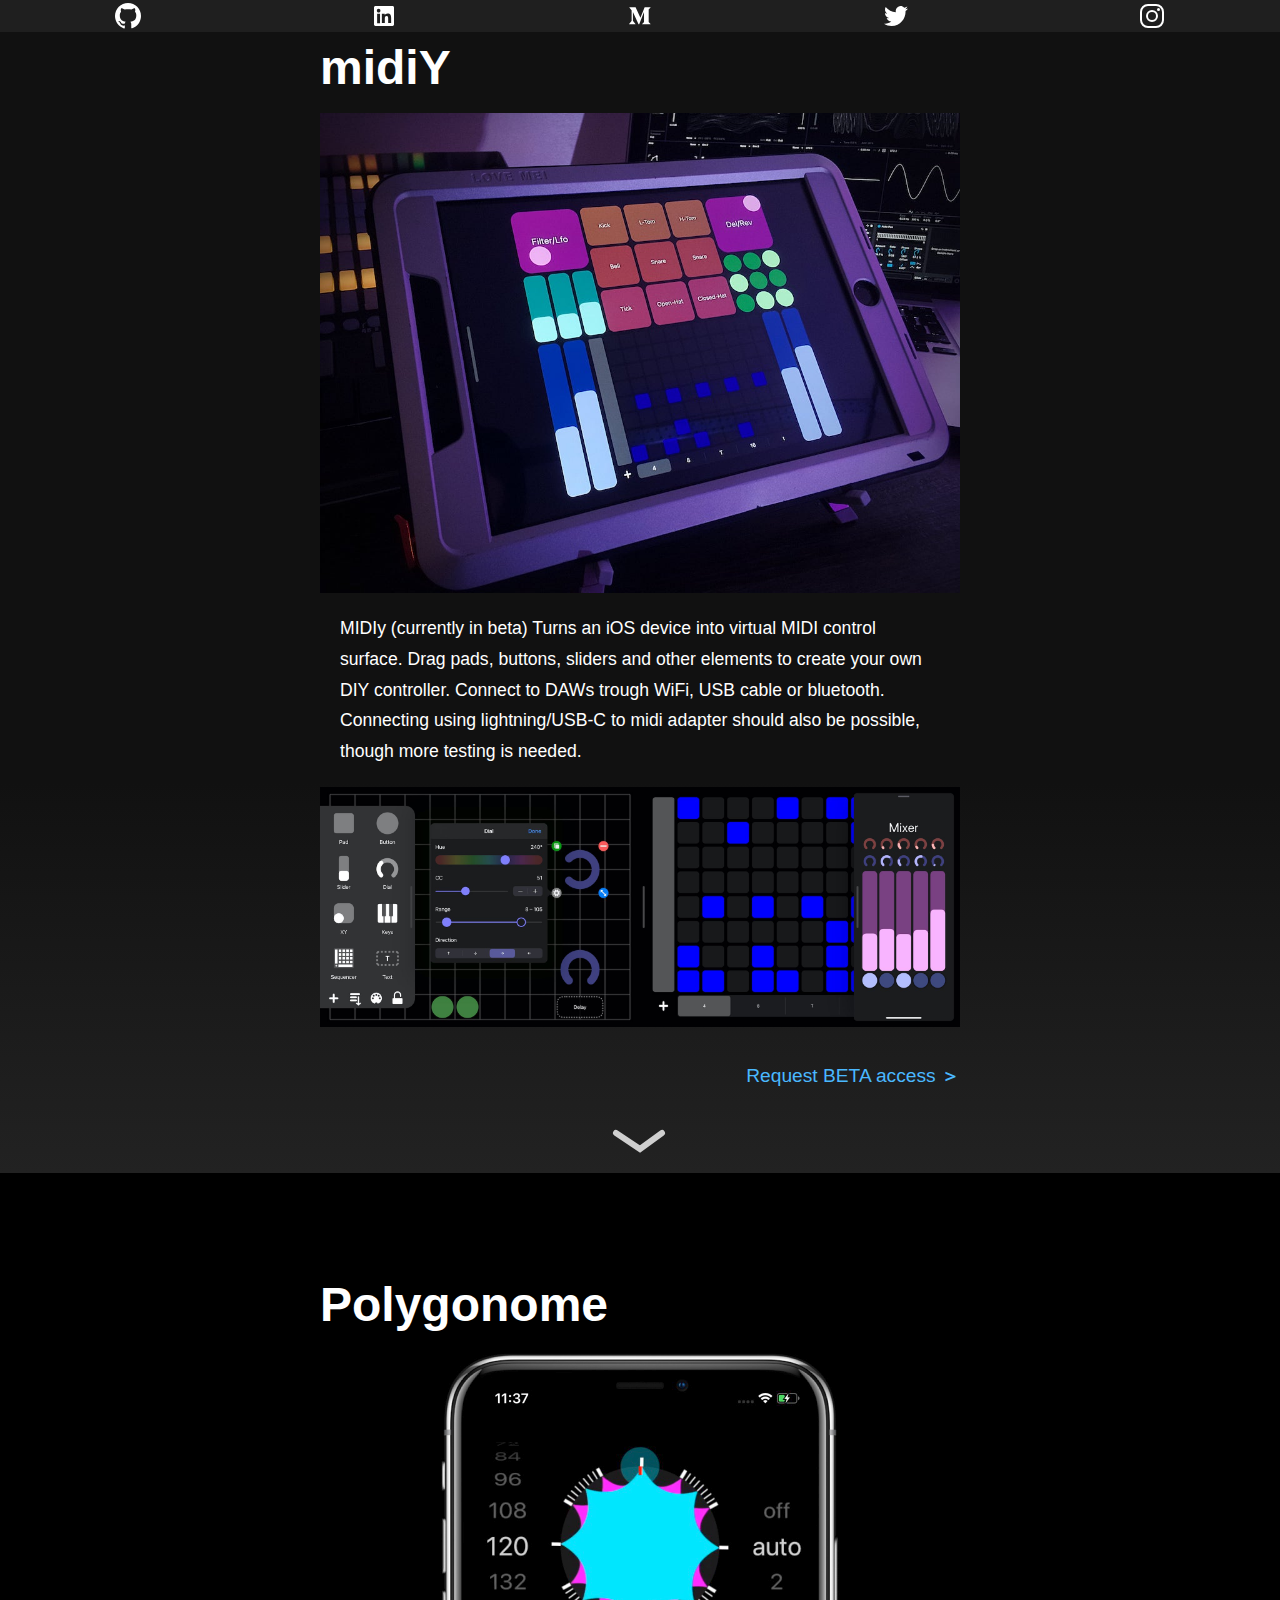
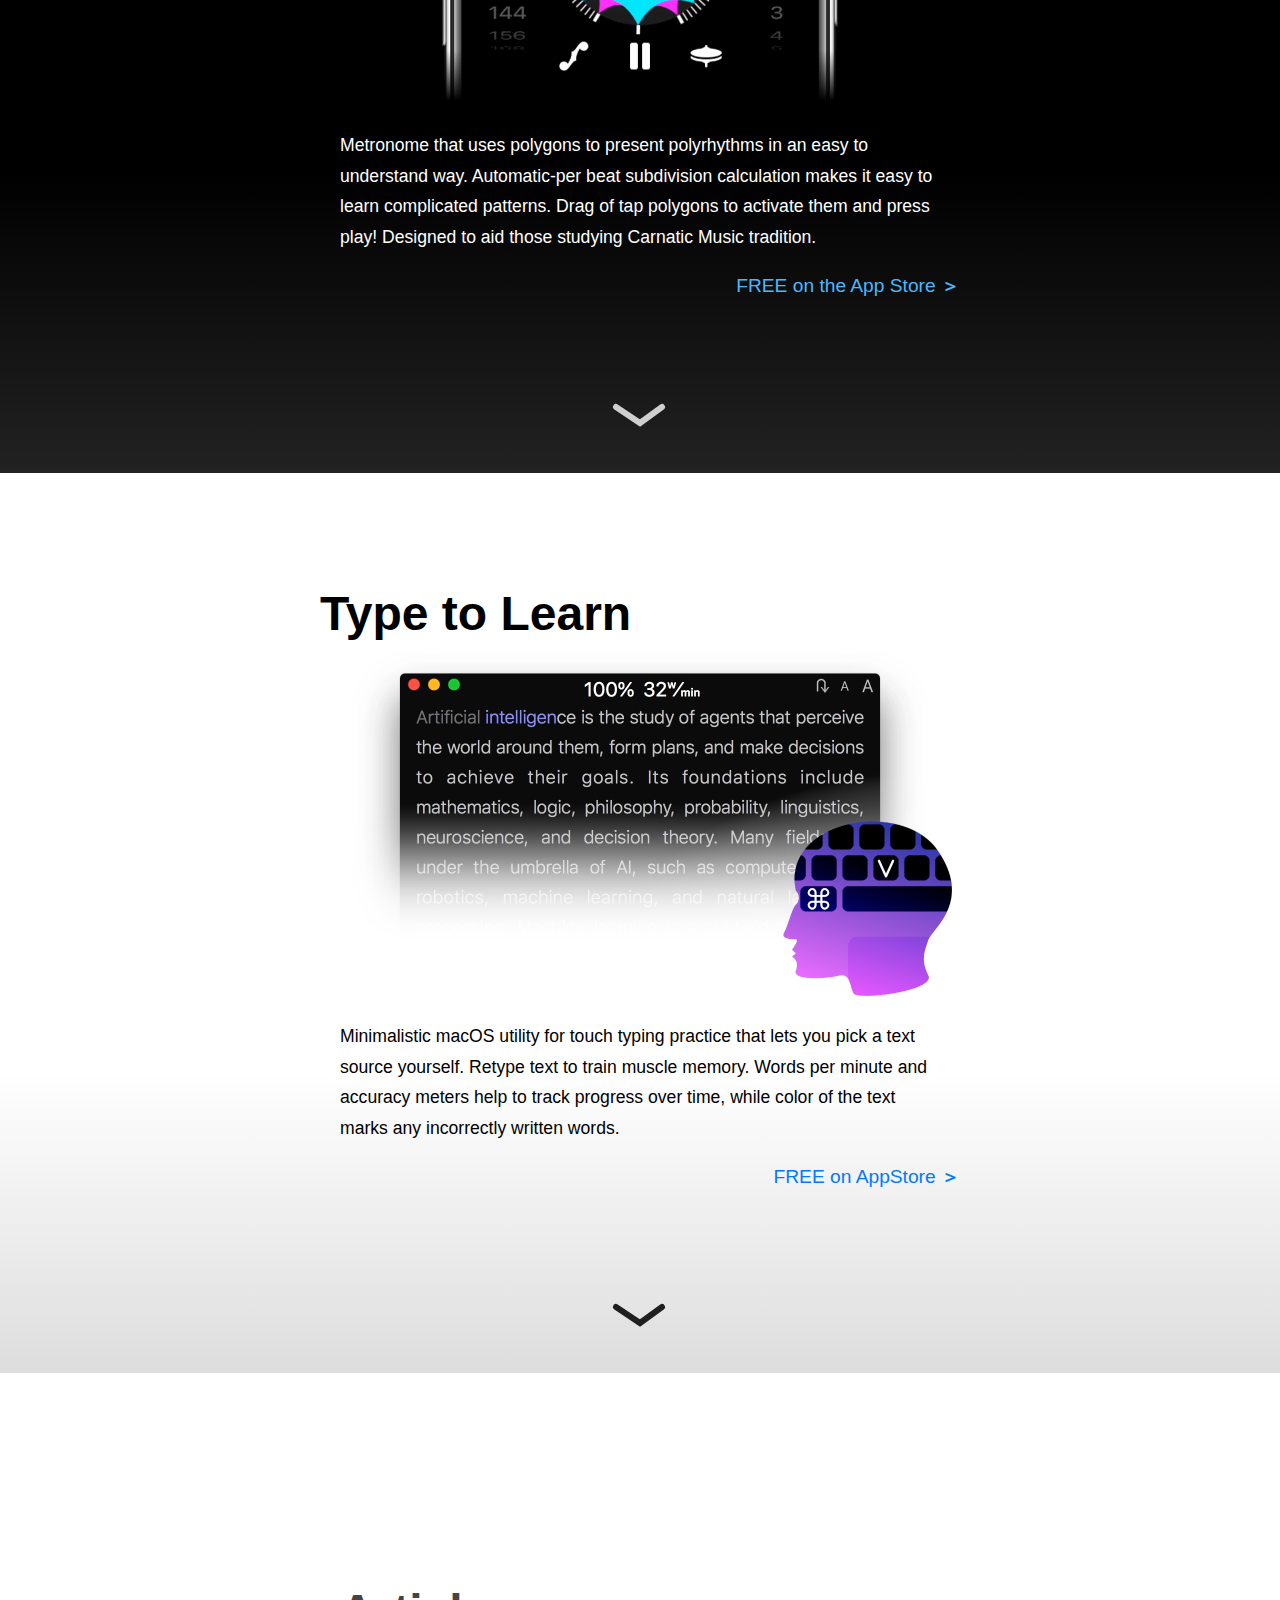
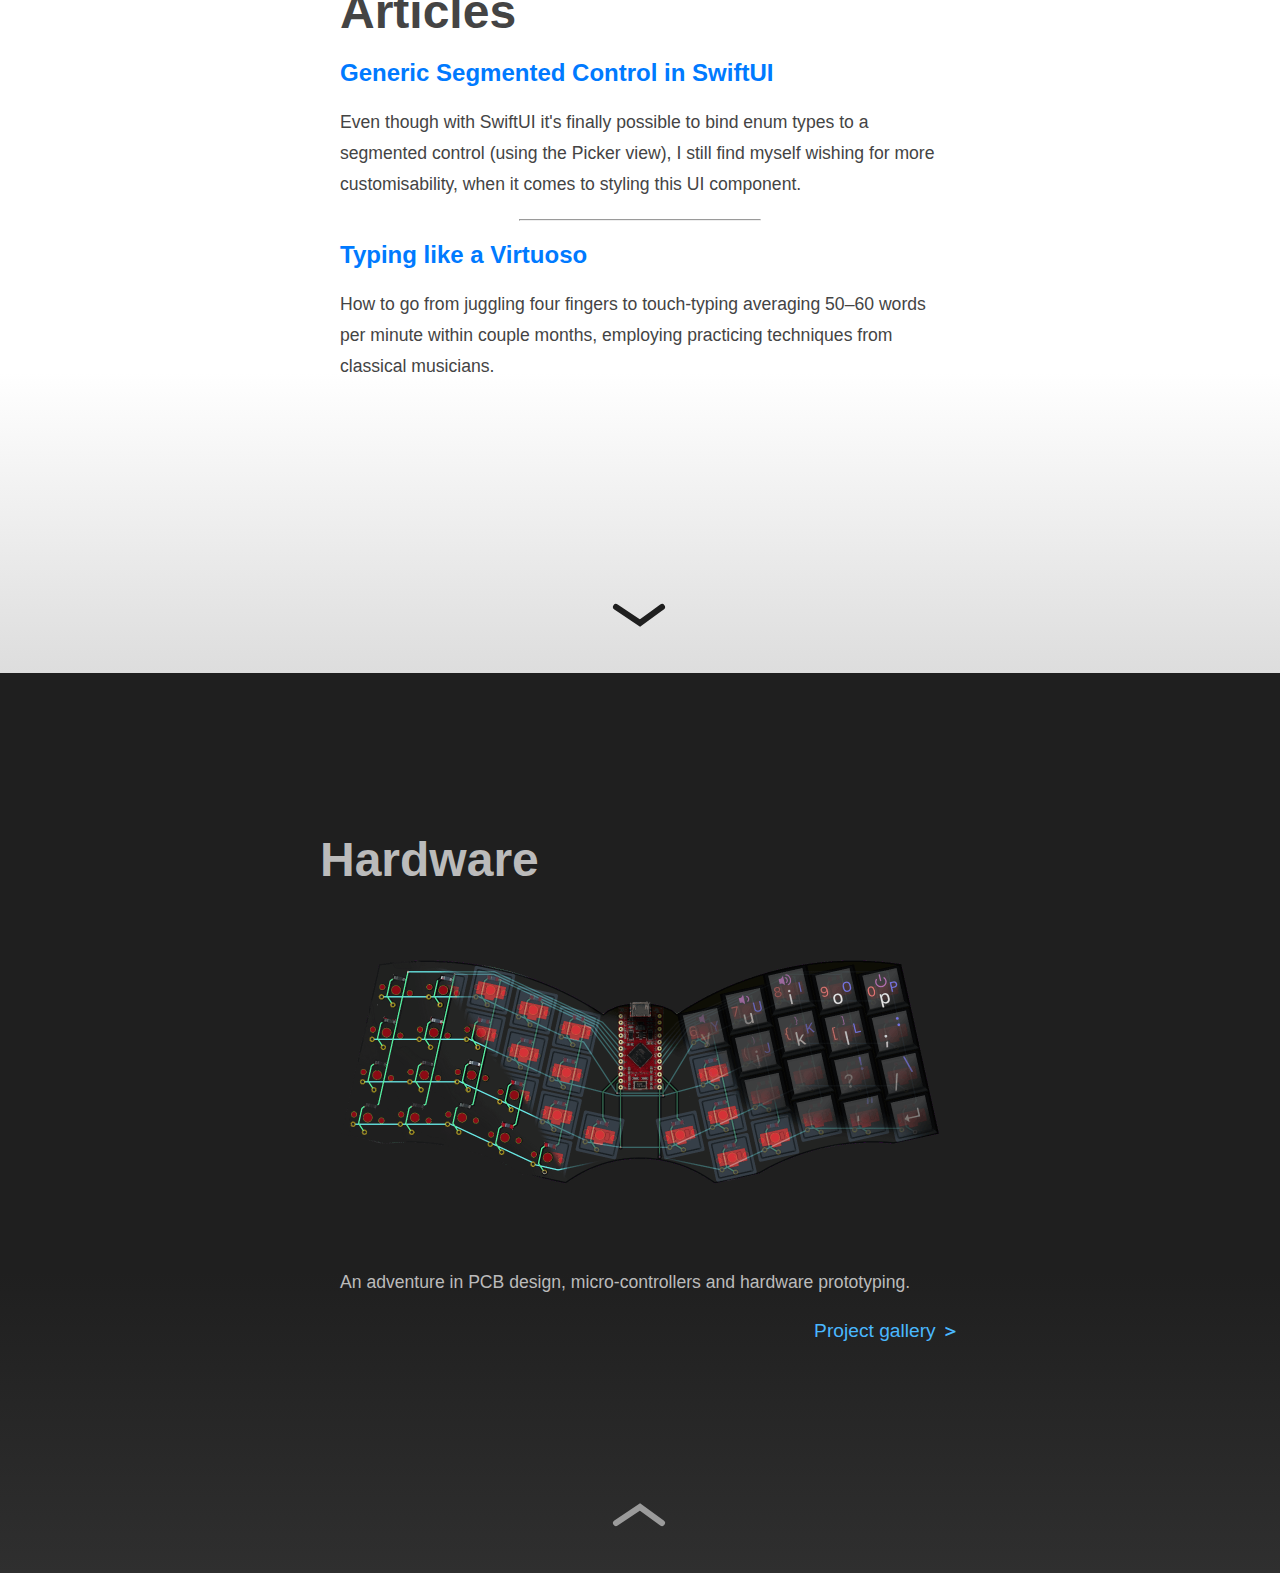
<file: index.html>
<html>
	<head>
		<title>Levitating Pineapple</title>
		<meta name="viewport" content="width=device-width" charset="UTF-8">
		<link rel="stylesheet" type="text/css" href="main.css">
	</head>
	<body>
		<div style="position: fixed;background-color: #1F1F1F;height: 32;display: flex;width: 100%;justify-content: space-around;">
			<a href="https://github.com/levitatingpineapple"><img src="res/gitHub.svg"></a>
			<a href="https://www.linkedin.com/in/levitatingpineapple/"><img src="res/linkedIn.svg"></a>
			<a href="https://medium.com/@levitatingpineapple"><img src="res/medium.svg"></a>
			<a href="https://twitter.com/LPpineapple"><img src="res/twitter.svg"></a>
			<a href="https://www.instagram.com/levitatingpineapple/"><img src="res/instagram.svg"></a>
		</div>

		<div class="page" style="background: linear-gradient(#111,#111,#111,#222)">
			<div id="MIDIy" class="wrap">
				<div class="content" style="color: #fff">
					<h1>midiY</h1><br>
					<img src="res/midiy1.jpg" class="block">
					
					<p>MIDIy (currently in beta) Turns an iOS device into virtual MIDI control surface. Drag pads, buttons, sliders and other elements to create your own DIY controller. Connect to DAWs trough WiFi, USB cable or bluetooth. Connecting using lightning/USB-C to midi adapter should also be possible, though more testing is needed.</p>
					<img src="res/midiy2.jpg" class="block"><br><br>
					<a href="mailto:midiy@protonmail.com" class="nav" style="color: #4AB8FF">Request BETA access <b>＞</b></a><br><br>
				</div>
			</div>
			<a href="#Polygonome">
				<svg width="640px" height="64px" viewBox="0 0 640 64" class="block">
					<polyline stroke="#CFCFCF" width="8" points="296 24 320 40 342 24" class="arrow"></polyline>
				</svg>
			</a>
		</div>

		<div class="page" style="background: linear-gradient(#000,#000,#000,#222)">
			<div id="Polygonome" class="wrap">
				<div class="content" style="color: #fff">
					<h1>Polygo<wbr>nome</h1><br>
					<video autoplay playsinline loop muted poster="res/PG.jpg" class="block">
						<source src="res/PG.mp4" type="video/mp4">
					</video>
					<p>Metronome that uses polygons to present polyrhythms in an easy to understand way. Automatic-per beat subdivision calculation makes it easy to learn complicated patterns. Drag of tap polygons to activate them and press play! Designed to aid those studying Carnatic Music tradition.</p>
					<a href="https://itunes.apple.com/us/app/polygonome/id1316236759" class="nav" style="color: #4AB8FF">FREE on the App Store <b>＞</b></a><br><br>
				</div>
			</div>
			<a href="#TypeToLearn">
				<svg width="640px" height="64px" viewBox="0 0 640 64" class="block">
					<polyline stroke="#CFCFCF" width="8" points="296 24 320 40 342 24" class="arrow"></polyline>
				</svg>
			</a>
		</div>

		<div class="page" style="background: linear-gradient(#fff,#fff,#fff,#ddd)">
			<div id="TypeToLearn" class="wrap">
				<div class="content">
					<h1>Type to Learn</h1>
					<video autoplay playsinline loop muted poster="res/TTL.jpg" class="block">
						<source src="res/TTL.mp4" type="video/mp4">
					</video>
					<p>Minimalistic macOS utility for touch typing practice that lets you pick a text source yourself. Retype text to train muscle memory. Words per minute and accuracy meters help to track progress over time, while color of the text marks any incorrectly written words.</p>
					<a href="https://itunes.apple.com/us/app/type-to-learn/id1401007562" class="nav">FREE on AppStore <b>＞</b></a><br><br>
				</div>
			</div>
			<a href="#Articles">
				<svg width="640px" height="64px" viewBox="0 0 640 64" class="block">
					<polyline class="arrow" stroke="#1F1F1F" points="296 24 320 40 342 24"></polyline>
				</svg>
			</a>
		</div>

		<div class="page" style="background: linear-gradient(#fff,#fff,#fff,#ddd)">
			<div id="Articles" class="wrap">
				<div class="content" style="color: #444">
					<h1>Articles</h1>
					<a href="blog/gcs.html"><h2>Generic Segmented Control in SwiftUI</h2></a>
					<p>Even though with SwiftUI it's finally possible to bind enum types to a segmented control (using the Picker view), I still find myself wishing for more customisability, when it comes to styling this UI component.</p>
					<hr width="40%">
					<a href="https://medium.com/@levitatingpineapple/how-to-type-like-a-virtuoso-cbc4dd295542"><h2>Typing like a Virtuoso</h2></a>
					<p>How to go from juggling four fingers to touch-typing averaging 50–60 words per minute within couple months, employing practicing techniques from classical musicians. </p>

				</div>
			</div>
			<a href="#Hardware">
				<svg width="640px" height="64px" viewBox="0 0 640 64" class="block">
					<polyline class="arrow" stroke="#1F1F1F" points="296 24 320 40 342 24"></polyline>
				</svg>
			</a>
		</div>

		<div class="page" style="background: linear-gradient(#1F1F1F,#1F1F1F,#1F1F1F,#2F2F2F)">
			<div id="Hardware" class="wrap">
				<div class="content" style="color: #BBB;">
					<h1>Hardware</h1>
					<img src="res/HW.png" class="block">
					<p>An adventure in PCB design, micro-controllers and hardware prototyping.</p>
					<a href="galery.html" class="nav" style="color: #4AB8FF">Project gallery <b>＞</b></a><br><br>
				</div>
			</div>
			<a href="#MIDIy">
				<svg width="640px" height="64px" viewBox="0 0 640 64" class="block">
					<polyline class="arrow" stroke="#9B9B9B" points="296 40 320 24 342 40"></polyline>
				</svg>
			</a>
		</div>

	</body>
</html>
</file>
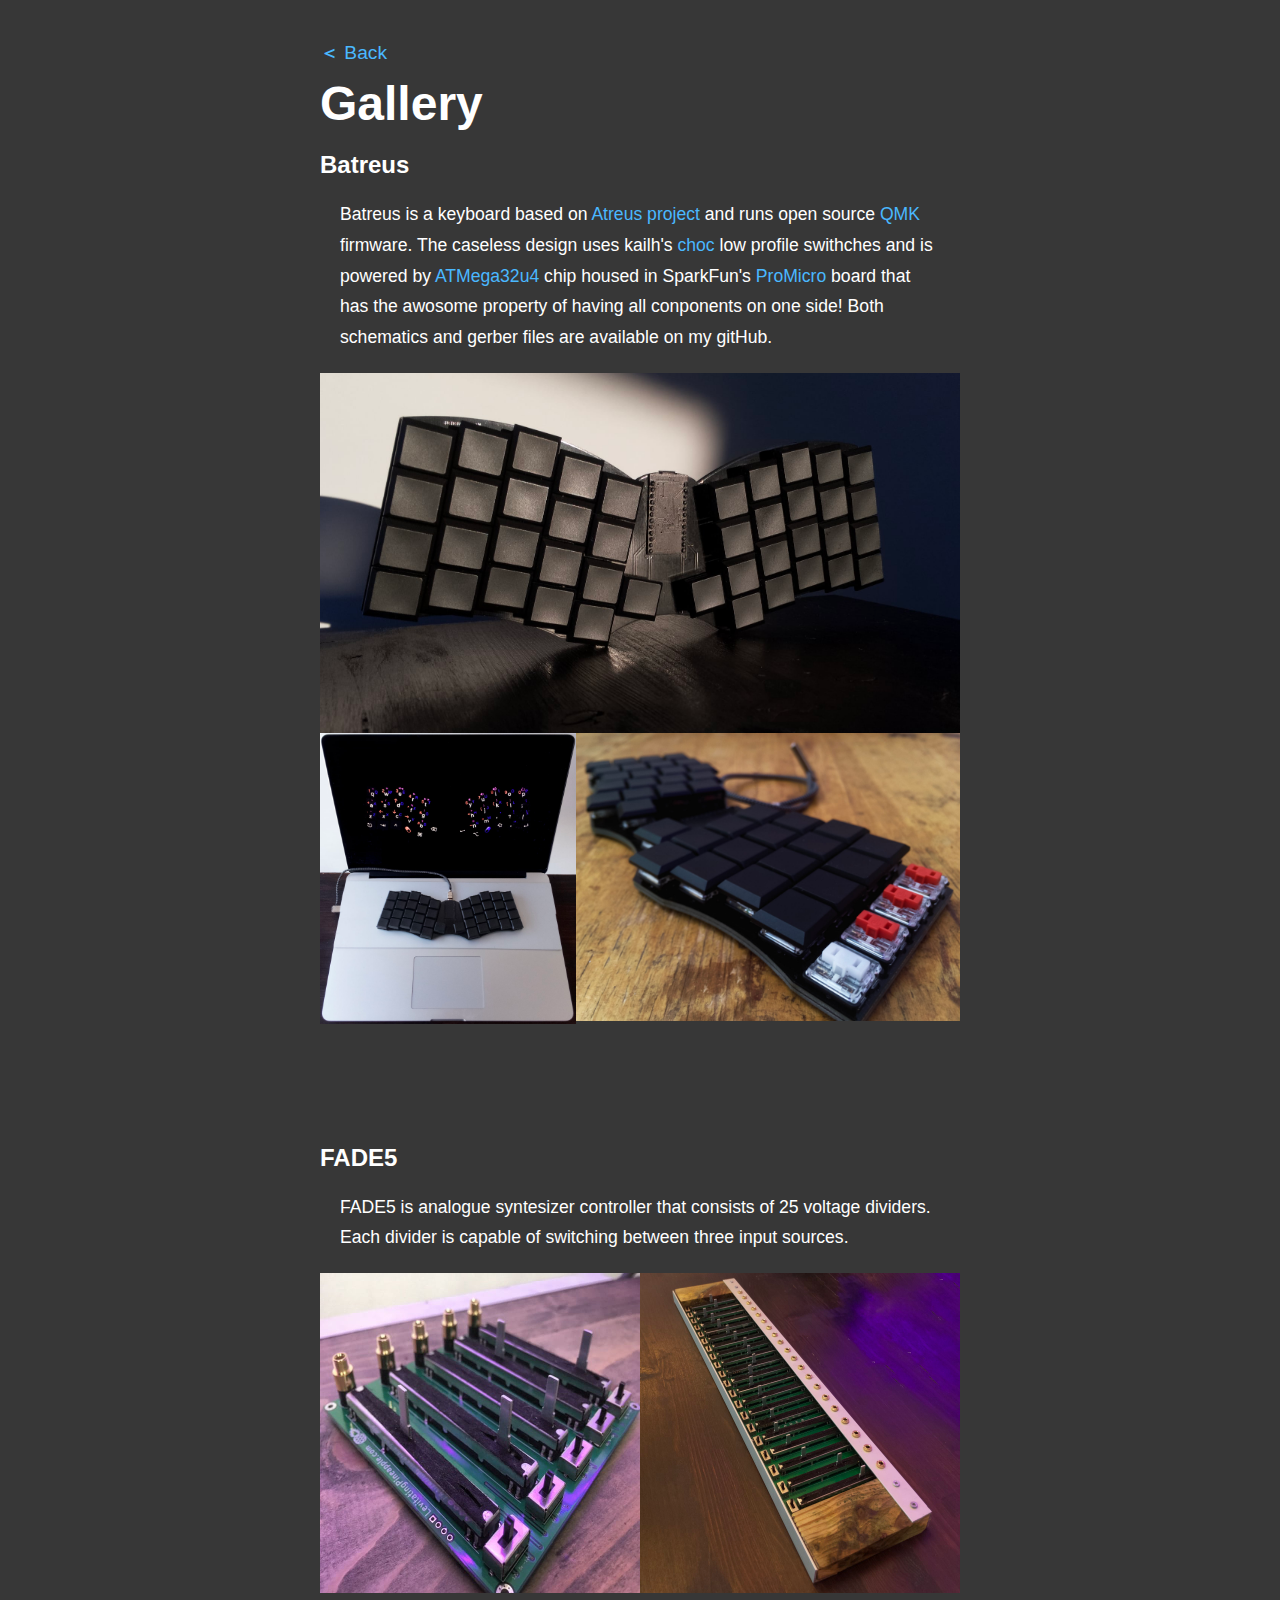
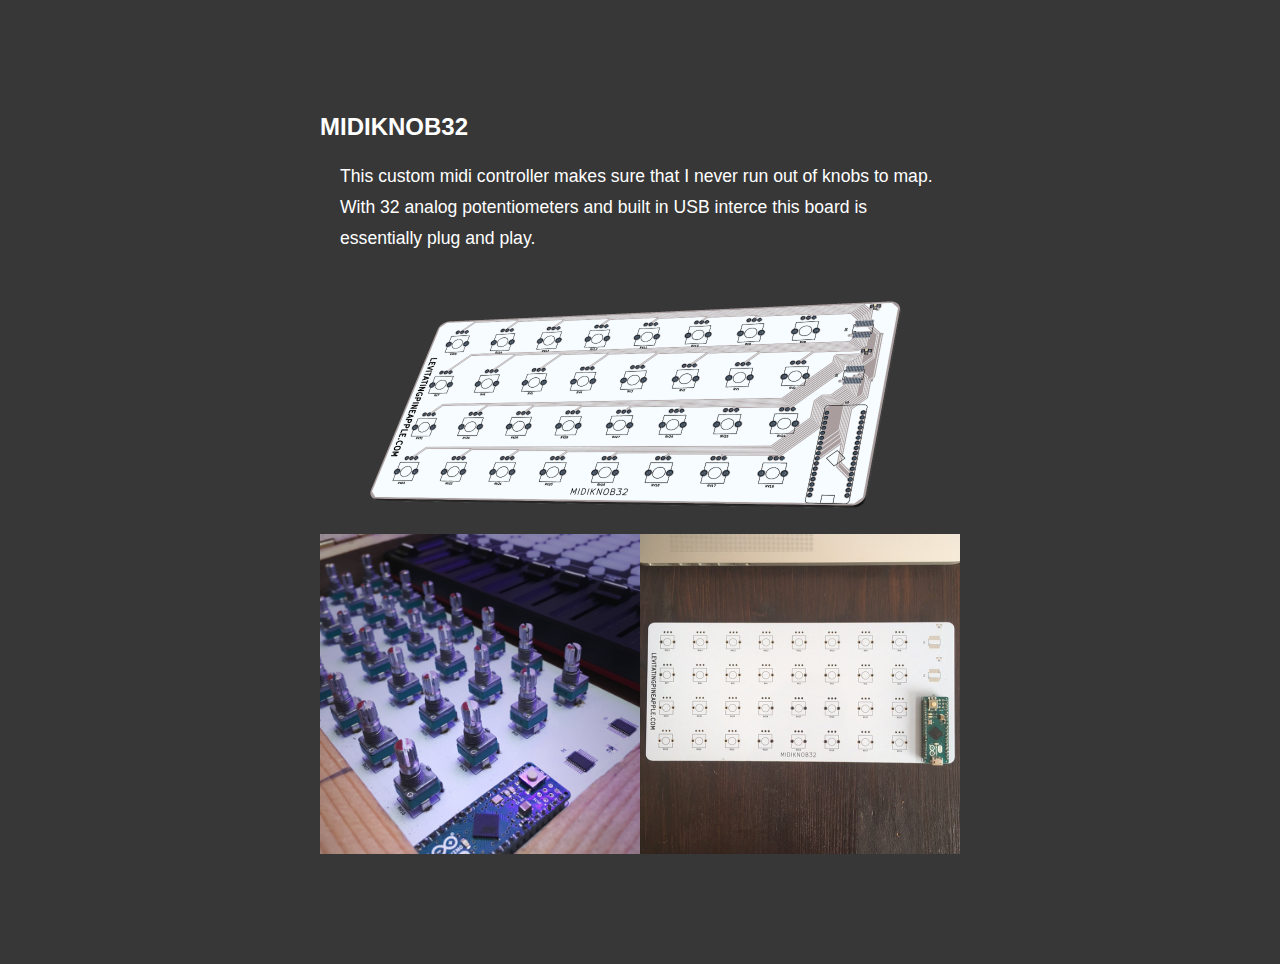
<file: galery.html>
<html>
	<head>
		<title>Levitating Pineapple</title>
		<meta name="viewport" content="width=device-width" charset="UTF-8">
		<link rel="stylesheet" type="text/css" href="main.css">
		<style type="text/css">
			a:link {color: #4AB8FF;}
			a:visited {color: #4AB8FF;}
			body {color: #fff;background-color: #373737;}
		</style>
	</head>
	<body>
		<div class="content">
			<a href="index.html#Hardware" class="navBack"><b>＜</b> Back</a><br><br>
			
			<h1>Gallery</h1>
			<h2>Batreus</h2>
			<p>Batreus is a keyboard based on <a href="https://github.com/technomancy/atreus">Atreus project</a> and runs open source <a href="https://qmk.fm">QMK</a> firmware. The caseless design uses kailh's <a href="http://www.kailh.com/en/Products/Ks/CS/">choc</a> low profile swithches and is powered by <a href="https://cdn.sparkfun.com/datasheets/Dev/Arduino/Boards/ATMega32U4.pdf">ATMega32u4 </a> chip housed in SparkFun's <a href="https://cdn.sparkfun.com/datasheets/Dev/Arduino/Boards/ProMicro16MHzv1.pdf">ProMicro</a> board that has the awosome property of having all conponents on one side! Both schematics and gerber files are available on my gitHub.</p>
			<a href="res/atreus1.jpg"><img src="res/atreus1.jpg" class="block"></a>
			<a href="res/atreus2.jpg"><img src="res/atreus2.jpg" style="max-width: 60%; float: right;"></a>
			<a href="res/atreus3.jpg"><img src="res/atreus3.jpg" style="max-width: 40%;"></a>


			<div style="height: 100px"></div>

			<h2>FADE5</h2>
			<p>FADE5 is analogue syntesizer controller that consists of 25 voltage dividers. Each divider is capable of switching between three input sources.</p>
			<a href="res/fade1.jpg"><img src="res/fade1.jpg" style="max-width: 50%; float: right;"></a>
			<a href="res/fade2.jpg"><img src="res/fade2.jpg" style="max-width: 50%;"></a>

			<div style="height: 100px"></div>

			<h2>MIDIKNOB32</h2>
			<p>This custom midi controller makes sure that I never run out of knobs to map. With 32 analog potentiometers and built in USB interce this board is essentially plug and play.</p>
			<a href="res/midiknob1.png"><img src="res/midiknob1.png" class="block"></a>
			<a href="res/midiknob2.jpg"><img src="res/midiknob2.jpg" style="max-width: 50%; float: right;"></a>
			<a href="res/midiknob3.jpg"><img src="res/midiknob3.jpg" style="max-width: 50%;"></a>

			<div style="height: 100px"></div>

			


			


		</div>
	</body>
</html>
</file>
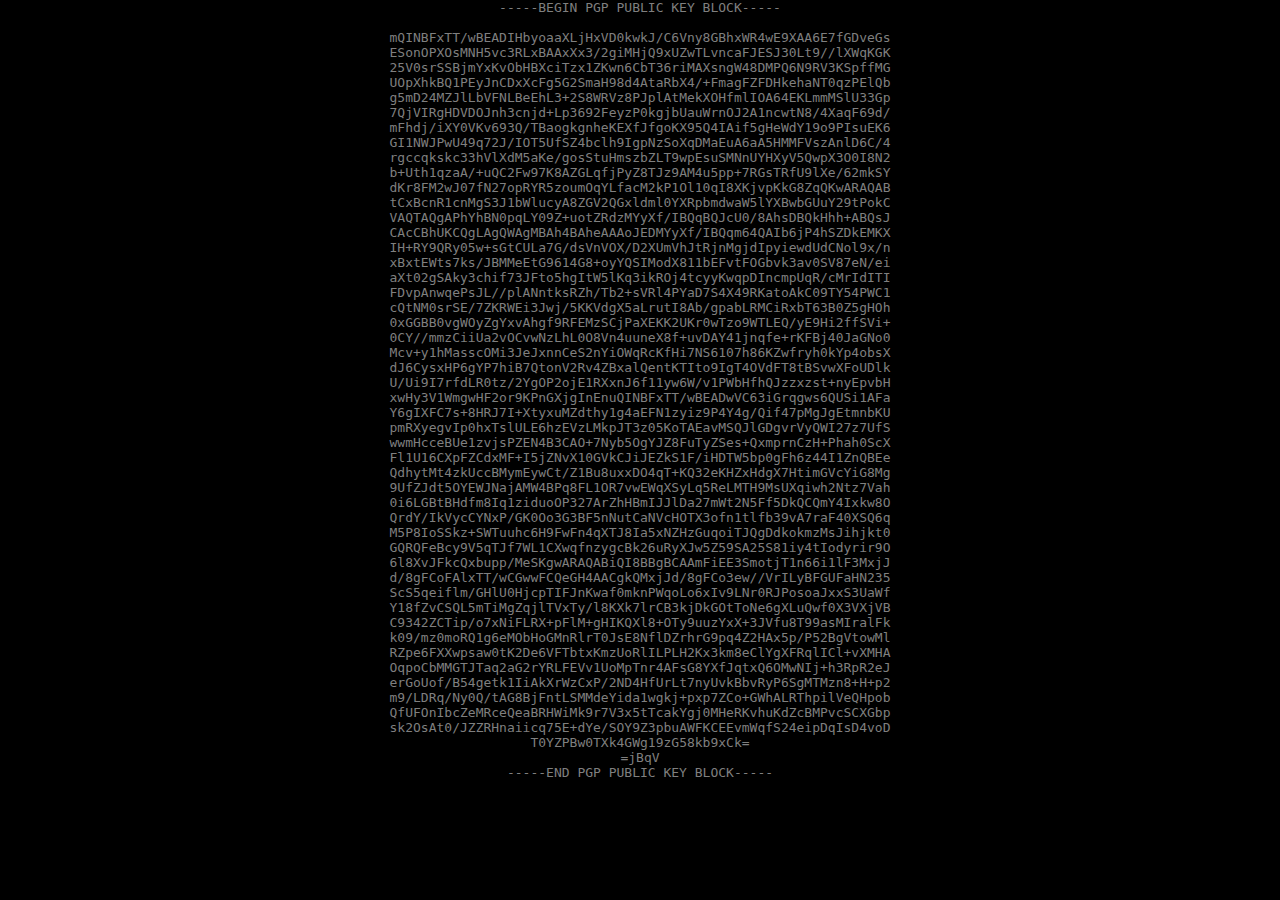
<file: pgp.html>
<!DOCTYPE html>
<html>
<head>
	<title>Arturs Krumins: Public key</title>
	<style type="text/css">
		body {
			white-space: pre-wrap;
			font-family: monospace;
			color: #7F7F7F;
			background-color: #000000;
			max-width: 800px;
			margin: auto;
			text-align: center;
		}
	</style>
</head>
<body>-----BEGIN PGP PUBLIC KEY BLOCK-----

mQINBFxTT/wBEADIHbyoaaXLjHxVD0kwkJ/C6Vny8GBhxWR4wE9XAA6E7fGDveGs
ESonOPXOsMNH5vc3RLxBAAxXx3/2giMHjQ9xUZwTLvncaFJESJ30Lt9//lXWqKGK
25V0srSSBjmYxKvObHBXciTzx1ZKwn6CbT36riMAXsngW48DMPQ6N9RV3KSpffMG
UOpXhkBQ1PEyJnCDxXcFg5G2SmaH98d4AtaRbX4/+FmagFZFDHkehaNT0qzPElQb
g5mD24MZJlLbVFNLBeEhL3+2S8WRVz8PJplAtMekXOHfmlIOA64EKLmmMSlU33Gp
7QjVIRgHDVDOJnh3cnjd+Lp3692FeyzP0kgjbUauWrnOJ2A1ncwtN8/4XaqF69d/
mFhdj/iXY0VKv693Q/TBaogkgnheKEXfJfgoKX95Q4IAif5gHeWdY19o9PIsuEK6
GI1NWJPwU49q72J/IOT5UfSZ4bclh9IgpNzSoXqDMaEuA6aA5HMMFVszAnlD6C/4
rgccqkskc33hVlXdM5aKe/gosStuHmszbZLT9wpEsuSMNnUYHXyV5QwpX3O0I8N2
b+Uth1qzaA/+uQC2Fw97K8AZGLqfjPyZ8TJz9AM4u5pp+7RGsTRfU9lXe/62mkSY
dKr8FM2wJ07fN27opRYR5zoumOqYLfacM2kP1Ol10qI8XKjvpKkG8ZqQKwARAQAB
tCxBcnR1cnMgS3J1bWlucyA8ZGV2QGxldml0YXRpbmdwaW5lYXBwbGUuY29tPokC
VAQTAQgAPhYhBN0pqLY09Z+uotZRdzMYyXf/IBQqBQJcU0/8AhsDBQkHhh+ABQsJ
CAcCBhUKCQgLAgQWAgMBAh4BAheAAAoJEDMYyXf/IBQqm64QAIb6jP4hSZDkEMKX
IH+RY9QRy05w+sGtCULa7G/dsVnVOX/D2XUmVhJtRjnMgjdIpyiewdUdCNol9x/n
xBxtEWts7ks/JBMMeEtG9614G8+oyYQSIModX811bEFvtFOGbvk3av0SV87eN/ei
aXt02gSAky3chif73JFto5hgItW5lKq3ikROj4tcyyKwqpDIncmpUqR/cMrIdITI
FDvpAnwqePsJL//plANntksRZh/Tb2+sVRl4PYaD7S4X49RKatoAkC09TY54PWC1
cQtNM0srSE/7ZKRWEi3Jwj/5KKVdgX5aLrutI8Ab/gpabLRMCiRxbT63B0Z5gHOh
0xGGBB0vgWOyZgYxvAhgf9RFEMzSCjPaXEKK2UKr0wTzo9WTLEQ/yE9Hi2ffSVi+
0CY//mmzCiiUa2vOCvwNzLhL0O8Vn4uuneX8f+uvDAY41jnqfe+rKFBj40JaGNo0
Mcv+y1hMasscOMi3JeJxnnCeS2nYiOWqRcKfHi7NS6107h86KZwfryh0kYp4obsX
dJ6CysxHP6gYP7hiB7QtonV2Rv4ZBxalQentKTIto9IgT4OVdFT8tBSvwXFoUDlk
U/Ui9I7rfdLR0tz/2YgOP2ojE1RXxnJ6f11yw6W/v1PWbHfhQJzzxzst+nyEpvbH
xwHy3V1WmgwHF2or9KPnGXjgInEnuQINBFxTT/wBEADwVC63iGrqgws6QUSi1AFa
Y6gIXFC7s+8HRJ7I+XtyxuMZdthy1g4aEFN1zyiz9P4Y4g/Qif47pMgJgEtmnbKU
pmRXyegvIp0hxTslULE6hzEVzLMkpJT3z05KoTAEavMSQJlGDgvrVyQWI27z7UfS
wwmHcceBUe1zvjsPZEN4B3CAO+7Nyb5OgYJZ8FuTyZSes+QxmprnCzH+Phah0ScX
Fl1U16CXpFZCdxMF+I5jZNvX10GVkCJiJEZkS1F/iHDTW5bp0gFh6z44I1ZnQBEe
QdhytMt4zkUccBMymEywCt/Z1Bu8uxxDO4qT+KQ32eKHZxHdgX7HtimGVcYiG8Mg
9UfZJdt5OYEWJNajAMW4BPq8FL1OR7vwEWqXSyLq5ReLMTH9MsUXqiwh2Ntz7Vah
0i6LGBtBHdfm8Iq1ziduoOP327ArZhHBmIJJlDa27mWt2N5Ff5DkQCQmY4Ixkw8O
QrdY/IkVycCYNxP/GK0Oo3G3BF5nNutCaNVcHOTX3ofn1tlfb39vA7raF40XSQ6q
M5P8IoSSkz+SWTuuhc6H9FwFn4qXTJ8Ia5xNZHzGuqoiTJQgDdkokmzMsJihjkt0
GQRQFeBcy9V5qTJf7WL1CXwqfnzygcBk26uRyXJw5Z59SA25S81iy4tIodyrir9O
6l8XvJFkcQxbupp/MeSKgwARAQABiQI8BBgBCAAmFiEE3SmotjT1n66i1lF3MxjJ
d/8gFCoFAlxTT/wCGwwFCQeGH4AACgkQMxjJd/8gFCo3ew//VrILyBFGUFaHN235
ScS5qeiflm/GHlU0HjcpTIFJnKwaf0mknPWqoLo6xIv9LNr0RJPosoaJxxS3UaWf
Y18fZvCSQL5mTiMgZqjlTVxTy/l8KXk7lrCB3kjDkGOtToNe6gXLuQwf0X3VXjVB
C9342ZCTip/o7xNiFLRX+pFlM+gHIKQXl8+OTy9uuzYxX+3JVfu8T99asMIralFk
k09/mz0moRQ1g6eMObHoGMnRlrT0JsE8NflDZrhrG9pq4Z2HAx5p/P52BgVtowMl
RZpe6FXXwpsaw0tK2De6VFTbtxKmzUoRlILPLH2Kx3km8eClYgXFRqlICl+vXMHA
OqpoCbMMGTJTaq2aG2rYRLFEVv1UoMpTnr4AFsG8YXfJqtxQ6OMwNIj+h3RpR2eJ
erGoUof/B54getk1IiAkXrWzCxP/2ND4HfUrLt7nyUvkBbvRyP6SgMTMzn8+H+p2
m9/LDRq/Ny0Q/tAG8BjFntLSMMdeYida1wgkj+pxp7ZCo+GWhALRThpilVeQHpob
QfUFOnIbcZeMRceQeaBRHWiMk9r7V3x5tTcakYgj0MHeRKvhuKdZcBMPvcSCXGbp
sk2OsAt0/JZZRHnaiicq75E+dYe/SOY9Z3pbuAWFKCEEvmWqfS24eipDqIsD4voD
T0YZPBw0TXk4GWg19zG58kb9xCk=
=jBqV
-----END PGP PUBLIC KEY BLOCK-----
</body>
</html>
</file>
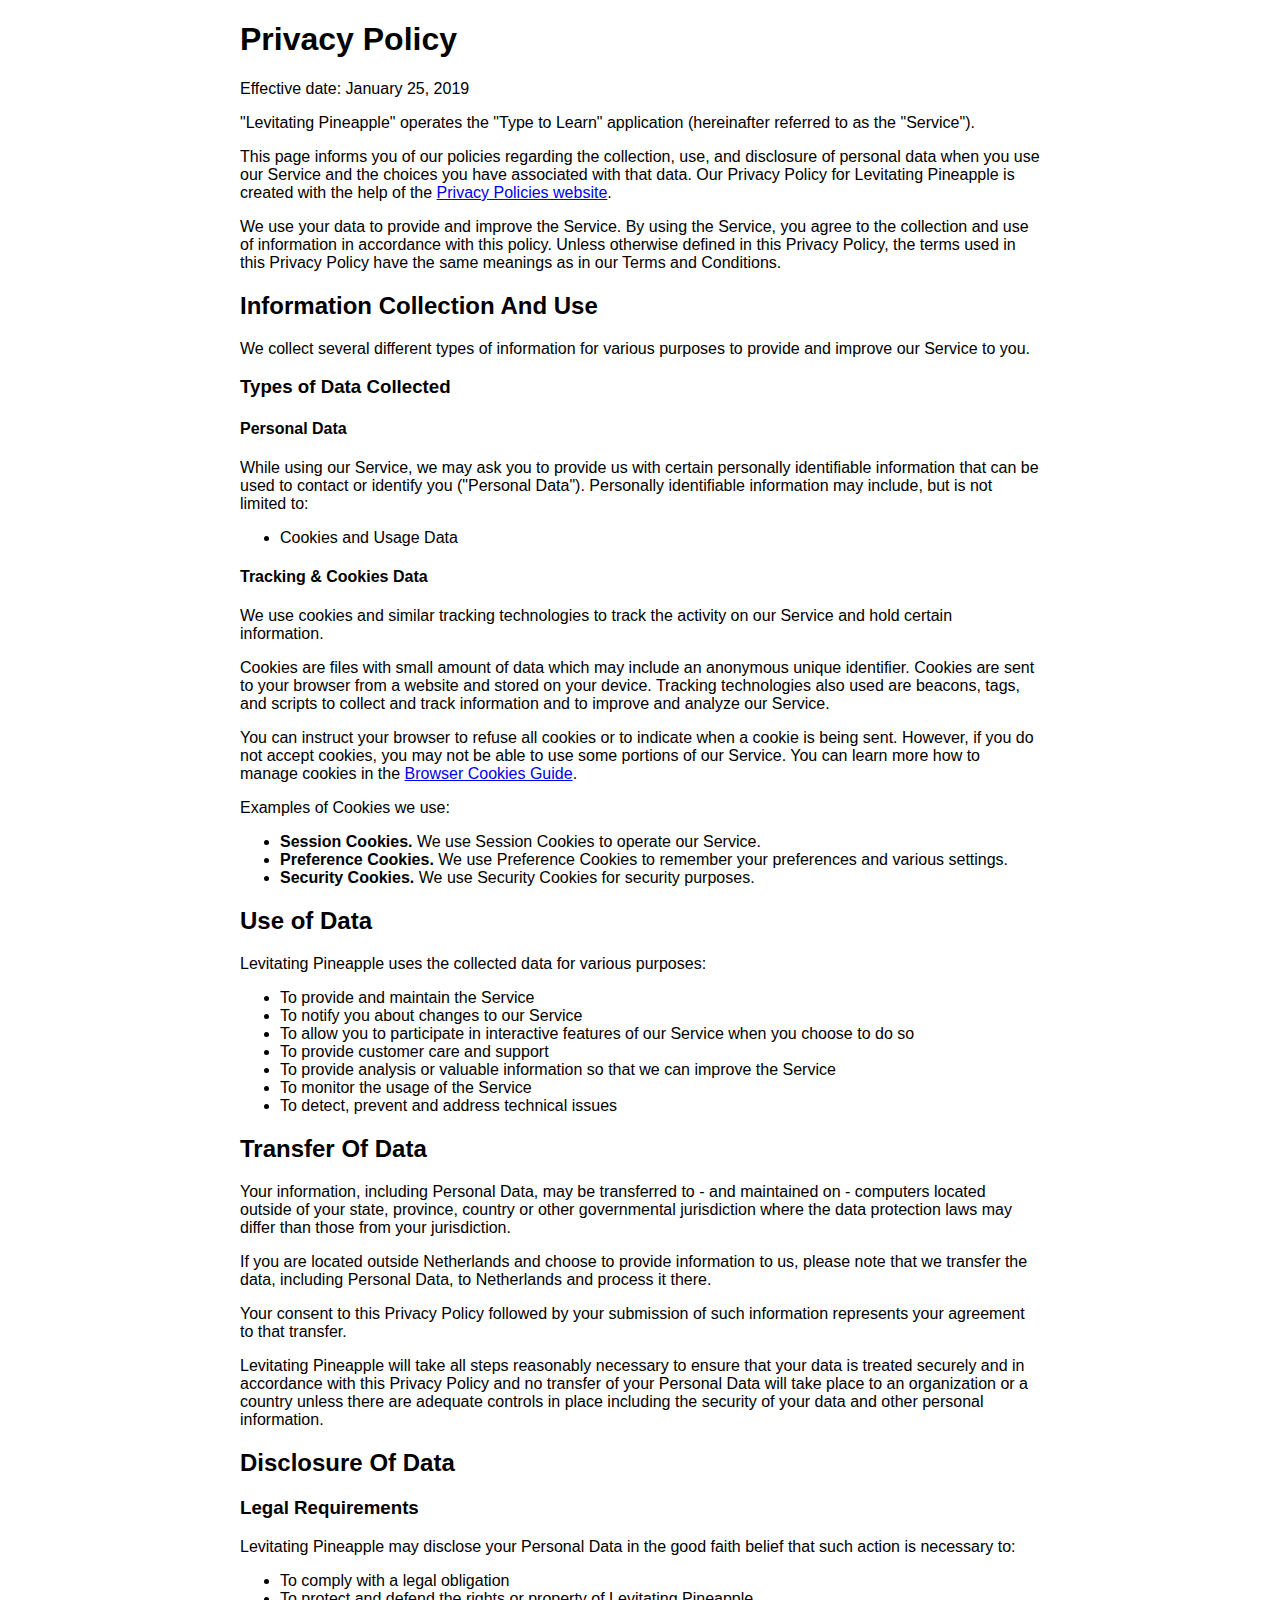
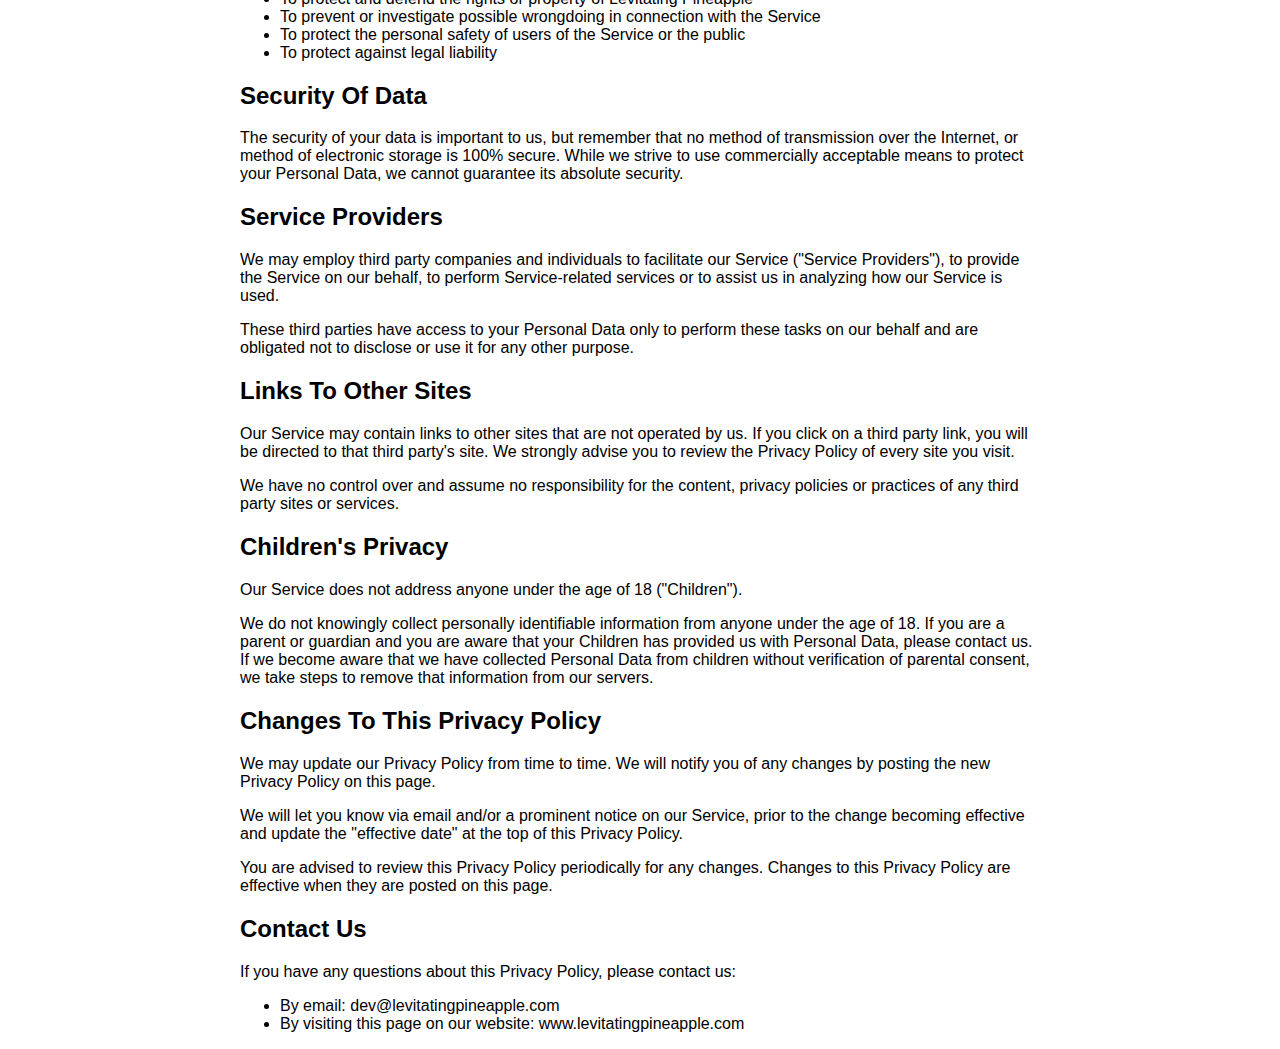
<file: privacy.html>
<!DOCTYPE html>
<html>
<head>
	<title>Levitating Pineapple - Privacy</title>
	<style type="text/css">
		body {
			margin: auto;
			font-family: sans-serif;
			max-width: 800px;
		}
	</style>
</head>
<body>
	<h1>Privacy Policy</h1>


	<p>Effective date: January 25, 2019</p>


	<p>"Levitating Pineapple" operates the "Type to Learn" application (hereinafter referred to as the "Service").</p>

	<p>This page informs you of our policies regarding the collection, use, and disclosure of personal data when you use our Service and the choices you have associated with that data. Our Privacy Policy  for Levitating Pineapple is created with the help of the <a href="https://privacypolicies.com/">Privacy Policies website</a>.</p>

	<p>We use your data to provide and improve the Service. By using the Service, you agree to the collection and use of information in accordance with this policy. Unless otherwise defined in this Privacy Policy, the terms used in this Privacy Policy have the same meanings as in our Terms and Conditions.</p>


	<h2>Information Collection And Use</h2>

	<p>We collect several different types of information for various purposes to provide and improve our Service to you.</p>

	<h3>Types of Data Collected</h3>

	<h4>Personal Data</h4>

	<p>While using our Service, we may ask you to provide us with certain personally identifiable information that can be used to contact or identify you ("Personal Data"). Personally identifiable information may include, but is not limited to:</p>

	<ul>
	<li>Cookies and Usage Data</li>
	</ul>

	<h4>Tracking & Cookies Data</h4>
	<p>We use cookies and similar tracking technologies to track the activity on our Service and hold certain information.</p>
	<p>Cookies are files with small amount of data which may include an anonymous unique identifier. Cookies are sent to your browser from a website and stored on your device. Tracking technologies also used are beacons, tags, and scripts to collect and track information and to improve and analyze our Service.</p>
	<p>You can instruct your browser to refuse all cookies or to indicate when a cookie is being sent. However, if you do not accept cookies, you may not be able to use some portions of our Service. You can learn more how to manage cookies in the <a href="https://privacypolicies.com/blog/how-to-delete-cookies/">Browser Cookies Guide</a>.</p>
	<p>Examples of Cookies we use:</p>
	<ul>
	<li><strong>Session Cookies.</strong> We use Session Cookies to operate our Service.</li>
	<li><strong>Preference Cookies.</strong> We use Preference Cookies to remember your preferences and various settings.</li>
	<li><strong>Security Cookies.</strong> We use Security Cookies for security purposes.</li>
	</ul>

	<h2>Use of Data</h2>

	<p>Levitating Pineapple uses the collected data for various purposes:</p>    
	<ul>
	<li>To provide and maintain the Service</li>
	<li>To notify you about changes to our Service</li>
	<li>To allow you to participate in interactive features of our Service when you choose to do so</li>
	<li>To provide customer care and support</li>
	<li>To provide analysis or valuable information so that we can improve the Service</li>
	<li>To monitor the usage of the Service</li>
	<li>To detect, prevent and address technical issues</li>
	</ul>

	<h2>Transfer Of Data</h2>
	<p>Your information, including Personal Data, may be transferred to - and maintained on - computers located outside of your state, province, country or other governmental jurisdiction where the data protection laws may differ than those from your jurisdiction.</p>
	<p>If you are located outside Netherlands and choose to provide information to us, please note that we transfer the data, including Personal Data, to Netherlands and process it there.</p>
	<p>Your consent to this Privacy Policy followed by your submission of such information represents your agreement to that transfer.</p>
	<p>Levitating Pineapple will take all steps reasonably necessary to ensure that your data is treated securely and in accordance with this Privacy Policy and no transfer of your Personal Data will take place to an organization or a country unless there are adequate controls in place including the security of your data and other personal information.</p>

	<h2>Disclosure Of Data</h2>

	<h3>Legal Requirements</h3>
	<p>Levitating Pineapple may disclose your Personal Data in the good faith belief that such action is necessary to:</p>
	<ul>
	<li>To comply with a legal obligation</li>
	<li>To protect and defend the rights or property of Levitating Pineapple</li>
	<li>To prevent or investigate possible wrongdoing in connection with the Service</li>
	<li>To protect the personal safety of users of the Service or the public</li>
	<li>To protect against legal liability</li>
	</ul>

	<h2>Security Of Data</h2>
	<p>The security of your data is important to us, but remember that no method of transmission over the Internet, or method of electronic storage is 100% secure. While we strive to use commercially acceptable means to protect your Personal Data, we cannot guarantee its absolute security.</p>

	<h2>Service Providers</h2>
	<p>We may employ third party companies and individuals to facilitate our Service ("Service Providers"), to provide the Service on our behalf, to perform Service-related services or to assist us in analyzing how our Service is used.</p>
	<p>These third parties have access to your Personal Data only to perform these tasks on our behalf and are obligated not to disclose or use it for any other purpose.</p>



	<h2>Links To Other Sites</h2>
	<p>Our Service may contain links to other sites that are not operated by us. If you click on a third party link, you will be directed to that third party's site. We strongly advise you to review the Privacy Policy of every site you visit.</p>
	<p>We have no control over and assume no responsibility for the content, privacy policies or practices of any third party sites or services.</p>


	<h2>Children's Privacy</h2>
	<p>Our Service does not address anyone under the age of 18 ("Children").</p>
	<p>We do not knowingly collect personally identifiable information from anyone under the age of 18. If you are a parent or guardian and you are aware that your Children has provided us with Personal Data, please contact us. If we become aware that we have collected Personal Data from children without verification of parental consent, we take steps to remove that information from our servers.</p>


	<h2>Changes To This Privacy Policy</h2>
	<p>We may update our Privacy Policy from time to time. We will notify you of any changes by posting the new Privacy Policy on this page.</p>
	<p>We will let you know via email and/or a prominent notice on our Service, prior to the change becoming effective and update the "effective date" at the top of this Privacy Policy.</p>
	<p>You are advised to review this Privacy Policy periodically for any changes. Changes to this Privacy Policy are effective when they are posted on this page.</p>


	<h2>Contact Us</h2>
	<p>If you have any questions about this Privacy Policy, please contact us:</p>
	<ul>
	    <li>By email: dev@levitatingpineapple.com</li>
	        <li>By visiting this page on our website: www.levitatingpineapple.com</li>
	  
	    </ul>
</body>
</html>
</file>
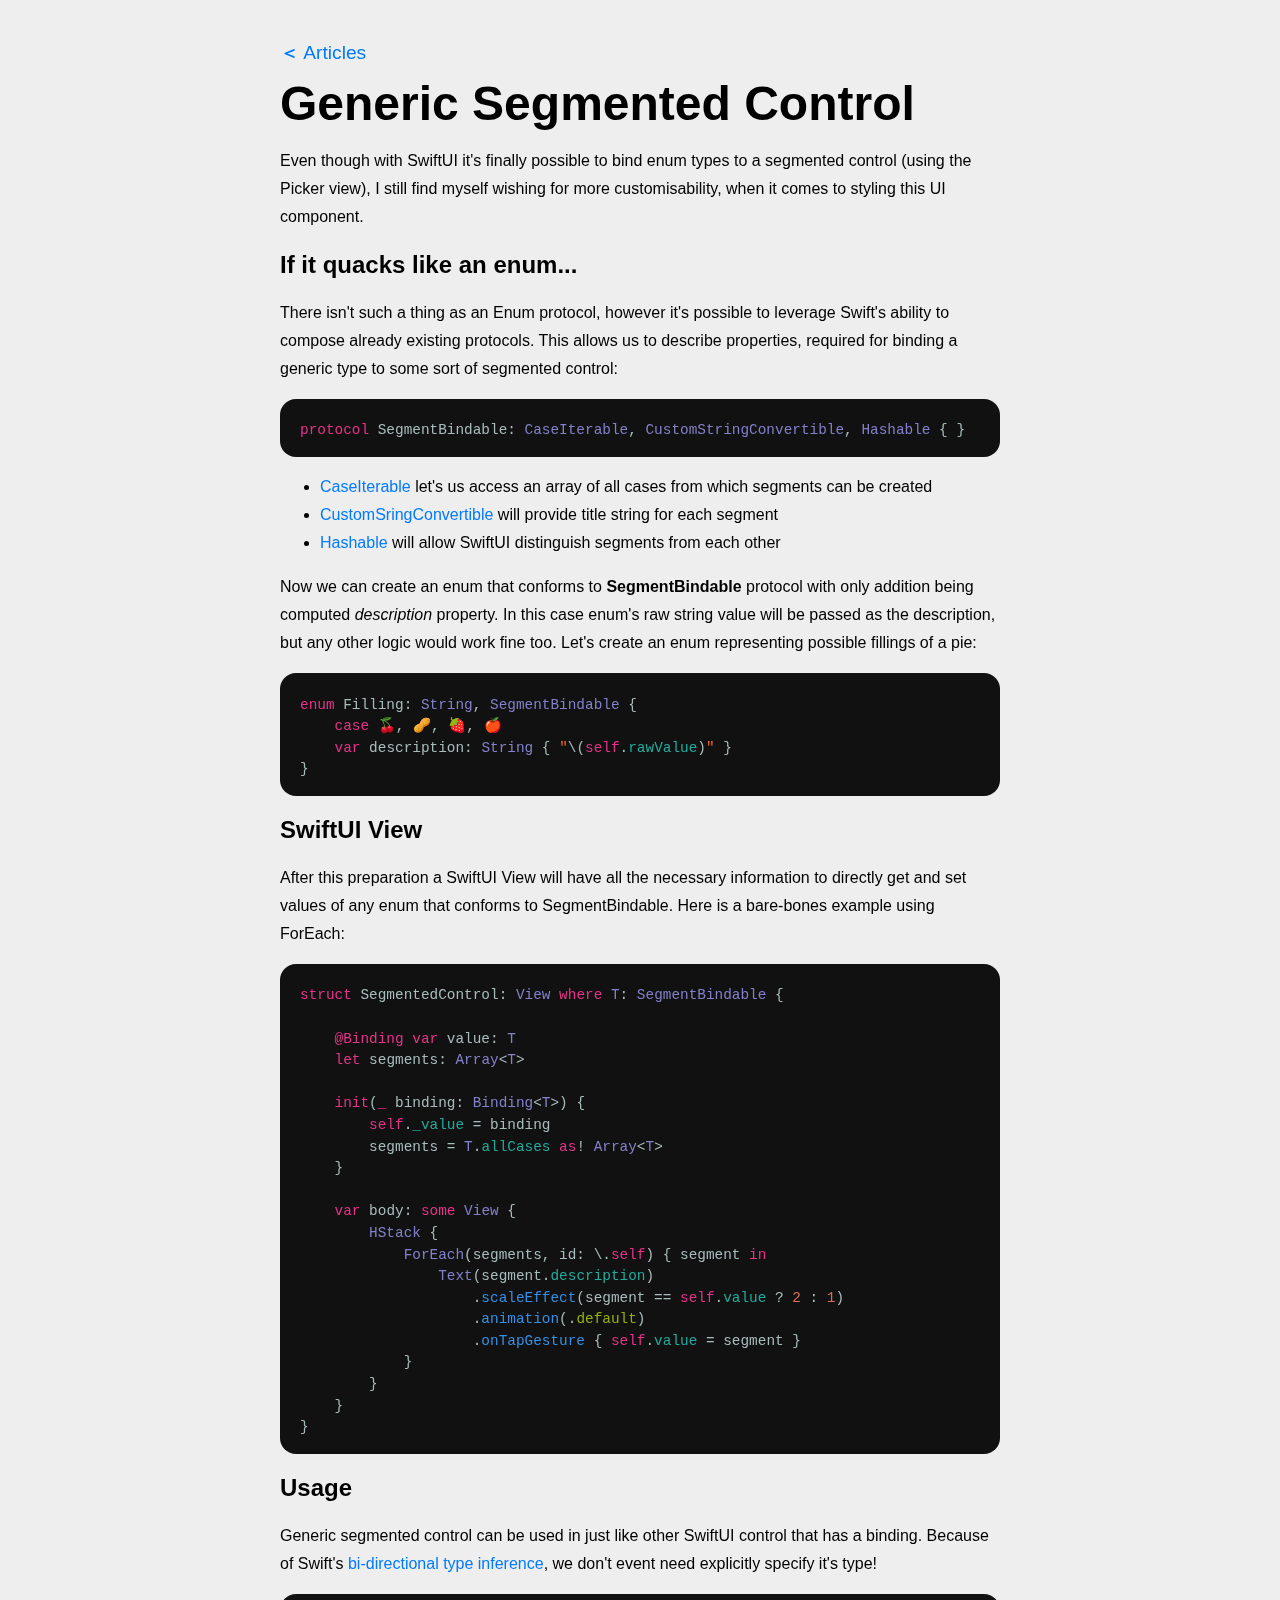
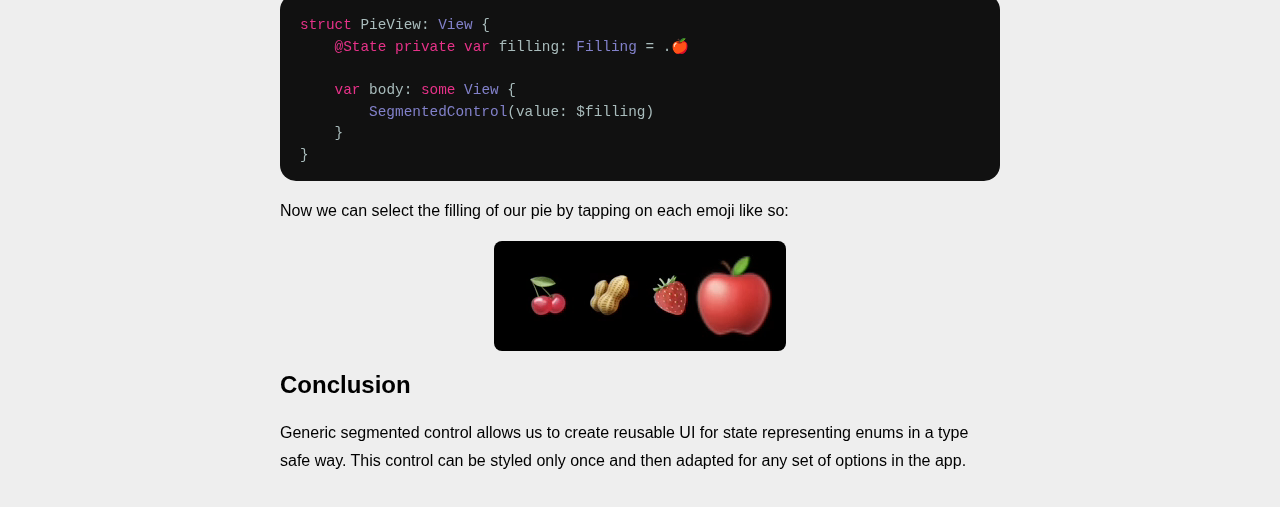
<file: blog/gcs.html>
<!DOCTYPE html>
<html>
<head>
<title>Levitating Pineapple</title>
<meta name="viewport" content="width=device-width" charset="UTF-8">
<link rel="stylesheet" type="text/css" href="blog.css">
<link rel="stylesheet" type="text/css" href="code.css">
</head>
<body>

<a href="../index.html#Articles" class="navBack"><b>＜</b> Articles</a><br><br>
<h1>Generic Segmented Control</h1>
<p>Even though with SwiftUI it's finally possible to bind enum types to a segmented control (using the Picker view), I still find myself wishing for more customisability, when it comes to styling this UI component.</p>

<h2>If it quacks like an enum...</h2>

<p>There isn't such a thing as an Enum protocol, however it's possible to leverage Swift's ability to compose already existing protocols. This allows us to describe properties, required for binding a generic type to some sort of segmented control:
</p>

<pre>
<code>
<span class="keyword">protocol</span> SegmentBindable: <span class="type">CaseIterable</span>, <span class="type">CustomStringConvertible</span>, <span class="type">Hashable</span> { }
</code>
</pre>

<ul>
<li><a href="https://developer.apple.com/documentation/swift/caseiterable">CaseIterable</a> let's us access an array of all cases from which segments can be created</li>
<li><a href="https://developer.apple.com/documentation/swift/customstringconvertible">CustomSringConvertible</a> will provide title string for each segment
<li><a href="https://developer.apple.com/documentation/swift/hashable">Hashable</a> will allow SwiftUI distinguish segments from each other</li>
</ul>

<p>Now we can create an enum that conforms to <b>SegmentBindable</b> protocol with only addition being computed <i>description</i>  property. In this case enum's raw string value will be passed as the description, but any other logic would work fine too. Let's create an enum representing possible fillings of a pie:</p>

<pre>
<code>
<span class="keyword">enum</span> Filling: <span class="type">String</span>, <span class="type">SegmentBindable</span> {
    <span class="keyword">case</span> 🍒, 🥜, 🍓, 🍎
    <span class="keyword">var</span> description: <span class="type">String</span> { <span class="string">"</span>\(<span class="keyword">self</span>.<span class="property">rawValue</span>)<span class="string">"</span> }
}
</code>
</pre>

<h2>SwiftUI View</h2>

<p>After this preparation a SwiftUI View will have all the necessary information to directly get and set values of any enum that conforms to SegmentBindable. Here is a bare-bones example using ForEach: </p>

<pre>
<code>
<span class="keyword">struct</span> SegmentedControl<T>: <span class="type">View</span> <span class="keyword">where</span> <span class="type">T</span>: <span class="type">SegmentBindable</span> {
    
    <span class="keyword">@Binding var</span> value: <span class="type">T</span>
    <span class="keyword">let</span> segments: <span class="type">Array</span><<span class="type">T</span>>
    
    <span class="keyword">init</span>(<span class="keyword">_</span> binding: <span class="type">Binding</span><<span class="type">T</span>>) {
        <span class="keyword">self</span>.<span class="property">_value</span> = binding
        segments = <span class="type">T</span>.<span class="property">allCases</span> <span class="keyword">as</span>! <span class="type">Array</span><<span class="type">T</span>>
    }

    <span class="keyword">var</span> body: <span class="keyword">some</span> <span class="type">View</span> {
        <span class="type">HStack</span> {
            <span class="type">ForEach</span>(segments, id: \.<span class="keyword">self</span>) { segment <span class="keyword">in</span>
                <span class="type">Text</span>(segment.<span class="property">description</span>)
                    .<span class="call">scaleEffect</span>(segment == <span class="keyword">self</span>.<span class="property">value</span> ? <span class="number">2</span> : <span class="number">1</span>)
                    .<span class="call">animation</span>(.<span class="dotAccess">default</span>)
                    .<span class="call">onTapGesture</span> { <span class="keyword">self</span>.<span class="property">value</span> = segment }
            }
        }
    }
}
</code>
</pre>

<h2>Usage</h2>

<p>Generic segmented control can be used in just like other SwiftUI control that has a binding. Because of Swift's <a href="https://swift.org/blog/new-diagnostic-arch-overview/">bi-directional type inference</a>, we don't event need explicitly specify it's type! </p>

<pre>
<code>
<span class="keyword">struct</span> PieView: <span class="type">View</span> {
    <span class="keyword">@State private var</span> filling: <span class="type">Filling</span> = .🍎
    
    <span class="keyword">var</span> body: <span class="keyword">some</span> <span class="type">View</span> {
        <span class="type">SegmentedControl</span>(value: $filling)
    }
}
</code>
</pre>

<p>Now we can select the filling of our pie by tapping on each emoji like so:</p>

<video autoplay playsinline loop muted>
    <source src="pie.mov" type="video/mp4">
</video>

<h2>Conclusion</h2>

<p>Generic segmented control allows us to create reusable UI for state representing enums in a type safe way. This control can be styled only once and then adapted for any set of options in the app.</p>


</body>
</html>
</file>
<file: main.css>
body {margin: 0;font-family: -apple-system, BlinkMacSystemFont, sans-serif;}
h1 {font-size: 300%;margin: 0;}
p {line-height: 175%;font-size: 110%;max-width: 600px;margin: 20px auto;}
a:link {text-decoration: none;color: #007aff;}
a:visited {color: #007aff;}
a:hover {text-decoration: underline;}
.arrow {fill: none;stroke-linecap: round;stroke-width: 6;}
.page {min-height: 100vh;min-width: 100vw;}
.wrap {display: flex;flex-direction: column;min-height: 90vh;align-items: center;overflow: auto;}
.content {max-width: 640px;padding: 40px 10px 10px 10px;margin: auto;}
.block {display: block;margin: auto;max-width: 100%;height: auto;}
.nav {font-size: 120%;float: right;}
.navBack {font-size: 120%;float: left;}
</file>
<file: blog/blog.css>
body {
	font-family: -apple-system, sans-serif;
	max-width: 720px;
	padding: 40px 16px 16px 16px;
	margin: auto;
}
h1 {font-size: 300%;margin: 0px;}
p, ul {line-height: 175%;}
a:link {text-decoration: none;}
a:hover {text-decoration: underline;}
video {border-radius:8px;display: block;margin: auto;}
.nav {font-size: 120%;float: right;}
.navBack {font-size: 120%;float: left;}

@media (prefers-color-scheme: light) {
	body {color: #000; background: #EEE;}
	a:link {color: #007AFF;}
	a:visited {color: #007AFF;}
}

@media (prefers-color-scheme: dark) {
	body {color: #D8D8D8; background: #181818;}
	a:link {color: #0B84FF;}
	a:visited {color: #0B84FF;}
}
</file>
<file: blog/code.css>
pre {
    background-color: #111;
    border-radius: 16px;
}

pre code {
    font-family: Monaco, monospace;
    display: block;
    padding: 0 20px;
    color: #a9bcbc;
    line-height: 1.5em;
    font-size: 90%;
    overflow-x: auto;
    white-space: pre;
    -webkit-overflow-scrolling: touch;
}

.keyword {color: #e73289;}
.type {color: #8281ca;}
.call {color: #348fe5;}
.property {color: #21ab9d;}
.number {color: #db6f57;}
.string {color: #fa641e;}
.comment {color: #6b8a94;}
.dotAccess {color: #92b300;}
.preprocessing {color: #b68a00;}
</file>
